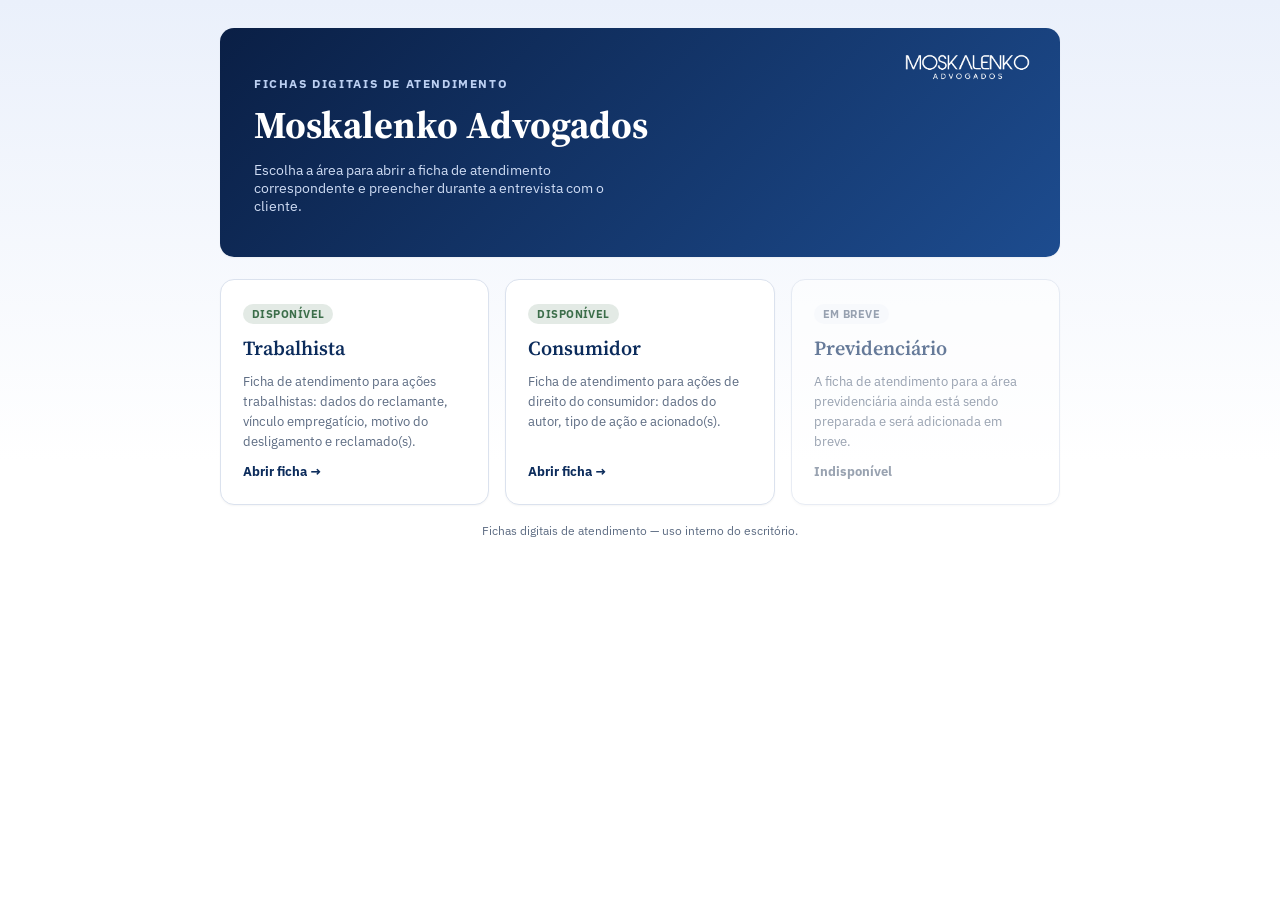
<file: index.html>
<!doctype html>
<html lang="pt-BR">
<head>
  <meta charset="UTF-8">
  <meta name="viewport" content="width=device-width, initial-scale=1.0">
  <title>Fichas de Atendimento — Moskalenko Advogados</title>
  <meta name="description" content="Fichas digitais de atendimento do escritório Moskalenko Advogados.">
  <link rel="icon" href="data:,">
  <link rel="stylesheet" href="https://fonts.googleapis.com/css2?family=Source+Serif+4:opsz,wght@8..60,400;8..60,600;8..60,700&family=IBM+Plex+Sans:wght@400;500;600;700&display=swap">
  <link rel="stylesheet" href="style.css">
</head>
<body class="home">

  <div class="wrap">

    <div class="home-hero">
      <img class="brand-logo" src="assets/logo-white.png" alt="Moskalenko Advogados">
      <p class="eyebrow">Fichas digitais de atendimento</p>
      <h1>Moskalenko Advogados</h1>
      <p class="sub">Escolha a área para abrir a ficha de atendimento correspondente e preencher durante a entrevista com o cliente.</p>
    </div>

    <div class="card-grid">

      <a class="practice-card" href="ficha-trabalhista.html">
        <span class="practice-tag">Disponível</span>
        <h2>Trabalhista</h2>
        <p>Ficha de atendimento para ações trabalhistas: dados do reclamante, vínculo empregatício, motivo do desligamento e reclamado(s).</p>
        <span class="practice-cta">Abrir ficha →</span>
      </a>

      <a class="practice-card" href="ficha-consumidor.html">
        <span class="practice-tag">Disponível</span>
        <h2>Consumidor</h2>
        <p>Ficha de atendimento para ações de direito do consumidor: dados do autor, tipo de ação e acionado(s).</p>
        <span class="practice-cta">Abrir ficha →</span>
      </a>

      <div class="practice-card is-disabled">
        <span class="practice-tag practice-tag-soon">Em breve</span>
        <h2>Previdenciário</h2>
        <p>A ficha de atendimento para a área previdenciária ainda está sendo preparada e será adicionada em breve.</p>
        <span class="practice-cta practice-cta-disabled">Indisponível</span>
      </div>

    </div>

    <p class="footer-note">Fichas digitais de atendimento — uso interno do escritório.</p>
  </div>

</body>
</html>
</file>
<file: style.css>
:root{
  --paper:#ffffff;
  --panel:#ffffff;
  --ink:#0f1b2d;
  --ink-soft:#5c6b82;
  --line:#dbe2ee;
  --line-soft:#eaeff6;
  --accent:#0c2c5c;
  --accent-ink:#0c2c5c;
  --accent-soft:#eaf0fb;
  --field-bg:#f7f9fc;
  --focus:#0c2c5c;
  --danger:#9c3b2e;
  --ok:#3c6e4a;
  --grad-1:#0a1f45;
  --grad-2:#1d4c8f;
}
@media (prefers-color-scheme: dark){
  :root:not([data-theme="light"]){
    --paper:#0b1220;
    --panel:#111a2e;
    --ink:#e9edf6;
    --ink-soft:#9fb0c9;
    --line:#233252;
    --line-soft:#182240;
    --accent:#6f9be0;
    --accent-ink:#a9c4ef;
    --accent-soft:#16233d;
    --field-bg:#0f1830;
    --focus:#6f9be0;
    --danger:#e08674;
    --ok:#8fc79f;
    --grad-1:#050e22;
    --grad-2:#173a72;
  }
}
:root[data-theme="dark"]{
  --paper:#0b1220;
  --panel:#111a2e;
  --ink:#e9edf6;
  --ink-soft:#9fb0c9;
  --line:#233252;
  --line-soft:#182240;
  --accent:#6f9be0;
  --accent-ink:#a9c4ef;
  --accent-soft:#16233d;
  --field-bg:#0f1830;
  --focus:#6f9be0;
  --danger:#e08674;
  --ok:#8fc79f;
  --grad-1:#050e22;
  --grad-2:#173a72;
}

*, *::before, *::after { box-sizing: border-box; }
html, body { margin: 0; padding: 0; }
/* When <html> has no background of its own, the browser paints <body>'s
   background across the whole canvas instead of just body's box — which
   re-triggers body.home's gradient a second time past the end of the
   page's actual content. Giving html a flat background of its own stops
   that propagation, so the gradient below only ever paints once. */
html{ background: var(--paper); }

body{
  background: var(--paper);
  color: var(--ink);
  font-family: "IBM Plex Sans", "Segoe UI", system-ui, sans-serif;
  padding-inline: 16px;
  padding-block: 28px 60px;
  min-height: 100vh;
}
/* Home page only: a soft wash in the brand's navy family behind the hero,
   easing into the plain white/paper background the rest of the page uses —
   a little identity without losing the clean, uncluttered feel. */
body.home{
  background: linear-gradient(180deg, var(--accent-soft) 0%, var(--paper) 460px);
}

.wrap{
  max-width: 840px;
  margin: 0 auto;
}

/* ---------- Back link ---------- */
.back-link{
  display:inline-block;
  font-size: 13px;
  font-weight: 600;
  color: var(--ink-soft);
  text-decoration: none;
  margin-bottom: 16px;
}
.back-link:hover{ color: var(--accent-ink); }

/* ---------- Home hero ---------- */
.home-hero{
  position: relative;
  padding: 48px 34px 42px;
  background: linear-gradient(135deg, var(--grad-1), var(--grad-2));
  color: #f5f8ff;
  border-radius: 14px;
  margin-bottom: 22px;
  box-shadow: 0 1px 2px rgba(0,0,0,.04);
}
.home-hero .brand-logo{
  position: absolute;
  top: 26px;
  right: 30px;
  height: 26px;
  width: auto;
}
@media (max-width: 560px){
  .home-hero .brand-logo{ position: static; display:block; margin-bottom: 16px; height: 20px; }
}
.home-hero .eyebrow{
  font-size: 11.5px;
  letter-spacing: .14em;
  text-transform: uppercase;
  color: #bcd0f2;
  font-weight: 700;
  margin: 0 0 8px;
}
.home-hero h1{
  font-family: "Source Serif 4", Georgia, "Times New Roman", serif;
  font-size: clamp(28px, 4.6vw, 38px);
  margin: 0 0 10px;
  text-wrap: balance;
  color: #ffffff;
}
.home-hero .sub{
  color: #cfdcf4;
  font-size: 14px;
  margin: 0;
  max-width: 46ch;
}

/* ---------- Practice cards ---------- */
.card-grid{
  display:grid;
  grid-template-columns: repeat(3, 1fr);
  gap: 16px;
}
@media (max-width: 720px){
  .card-grid{ grid-template-columns: 1fr; }
}
.practice-card{
  display:flex;
  flex-direction: column;
  gap: 10px;
  background: var(--panel);
  border: 1px solid var(--line);
  border-radius: 14px;
  padding: 24px 22px;
  text-decoration: none;
  color: inherit;
  box-shadow: 0 1px 2px rgba(0,0,0,.04);
  transition: border-color .15s ease, transform .1s ease;
}
.practice-card:not(.is-disabled):hover{
  border-color: var(--accent);
  transform: translateY(-2px);
}
.practice-card h2{
  font-family: "Source Serif 4", Georgia, serif;
  font-size: 20px;
  font-weight: 600;
  margin: 0;
  color: var(--accent-ink);
}
.practice-card p{
  font-size: 13px;
  line-height: 1.55;
  color: var(--ink-soft);
  margin: 0;
  flex: 1;
}
.practice-tag{
  align-self: flex-start;
  font-size: 11px;
  font-weight: 700;
  letter-spacing: .04em;
  text-transform: uppercase;
  padding: 3px 9px;
  border-radius: 100px;
  color: var(--ok);
  background: color-mix(in srgb, var(--ok) 14%, transparent);
}
.practice-tag-soon{
  color: var(--ink-soft);
  background: var(--field-bg);
}
.practice-cta{
  font-size: 13px;
  font-weight: 700;
  color: var(--accent-ink);
}
.practice-card.is-disabled{
  opacity: .62;
  cursor: default;
}
.practice-cta-disabled{
  color: var(--ink-soft);
}

/* ---------- Toolbar ---------- */
.toolbar{
  display:flex;
  flex-wrap:wrap;
  gap:10px;
  align-items:center;
  margin-bottom: 20px;
}
/* status-pill's text changes length constantly while typing (autosave
   messages, "Preenchendo…", etc). It used to sit in a justify-content:
   space-between row, so every length change reflowed the toolbar buttons
   sideways and shifted the whole document below — the "tela se mexendo"
   bug. Fixing it to grow/shrink within its own flex slot and truncating
   its text instead keeps the toolbar's footprint constant regardless of
   what the status text says. */
.status-pill{ flex: 1 1 180px; min-width: 0; }
#statusText{
  display:block;
  overflow:hidden;
  text-overflow:ellipsis;
  white-space:nowrap;
}
.toolbar-actions{
  display:flex; gap:8px; flex-wrap:wrap; align-items:center;
  flex: 0 0 auto;
  margin-left:auto;
}
button{
  font-family:inherit;
  font-size: 13.5px;
  font-weight: 600;
  padding: 9px 16px;
  border-radius: 7px;
  border: 1px solid var(--line);
  background: var(--panel);
  color: var(--ink);
  cursor: pointer;
  transition: background .15s ease, border-color .15s ease, transform .04s ease;
}
button:hover{ border-color: var(--accent); }
button:active{ transform: translateY(1px); }
button[disabled]{ opacity:.6; cursor:default; }
button.primary{
  background: var(--accent);
  color: #ffffff;
  border-color: var(--accent);
}
@media (prefers-color-scheme: dark){
  :root:not([data-theme="light"]) button.primary{ color:#0b1220; }
}
:root[data-theme="dark"] button.primary{ color:#0b1220; }
.status-pill{
  font-size: 12px;
  color: var(--ink-soft);
  display:flex;
  align-items:center;
  gap:6px;
}
.status-dot{
  width:7px; height:7px; border-radius:50%;
  background: var(--ok);
  flex: none;
}
.toast{ font-size: 12.5px; color: var(--ink-soft); }
.toast.error{ color: var(--danger); }
.toast.ok{ color: var(--ok); }

/* ---------- Sheet ---------- */
.sheet{
  background: var(--panel);
  border: 1px solid var(--line);
  border-radius: 14px;
  overflow: hidden;
  box-shadow: 0 1px 2px rgba(0,0,0,.04);
}

.letterhead{
  position: relative;
  padding: 34px 34px 26px;
  background: linear-gradient(135deg, var(--grad-1), var(--grad-2));
  color: #f5f8ff;
}
.letterhead .brand-logo{
  position: absolute;
  top: 24px;
  right: 28px;
  height: 24px;
  width: auto;
}
@media (max-width: 560px){
  .letterhead .brand-logo{ position: static; display:block; margin-bottom: 14px; height: 20px; }
}
.letterhead .eyebrow{
  font-size: 11.5px;
  letter-spacing: .14em;
  text-transform: uppercase;
  color: #bcd0f2;
  font-weight: 700;
  margin: 0 0 6px;
}
.letterhead h1{
  font-family: "Source Serif 4", Georgia, "Times New Roman", serif;
  font-size: clamp(26px, 4.2vw, 34px);
  margin: 0 0 6px;
  text-wrap: balance;
  color: #ffffff;
}
.letterhead .sub{
  color: #cfdcf4;
  font-size: 13.5px;
  margin: 0;
}
.letterhead .areas{
  display:flex; gap:8px; margin-top:16px; flex-wrap:wrap;
}
.tag{
  font-size: 11.5px;
  font-weight: 600;
  letter-spacing: .03em;
  padding: 4px 10px;
  border-radius: 100px;
  border: 1px solid rgba(255,255,255,.28);
  color: #eaf0fd;
  background: rgba(255,255,255,.08);
}

form{ padding: 6px 34px 34px; }

section.block{
  padding-top: 26px;
}
section.block + section.block{
  border-top: 1px solid var(--line-soft);
}
.block h2{
  font-family: "Source Serif 4", Georgia, serif;
  font-size: 17px;
  font-weight: 600;
  margin: 0 0 3px;
  color: var(--accent-ink);
}
.block .block-note{
  font-size: 12.5px;
  color: var(--ink-soft);
  margin: 0 0 16px;
}

.grid{
  display:grid;
  gap: 14px 16px;
}
.grid.cols-2{ grid-template-columns: 1fr 1fr; }
.grid.cols-3{ grid-template-columns: 1.1fr .7fr 1fr; }
.grid.cols-4{ grid-template-columns: 1fr 1fr 1fr 1fr; }
@media (max-width: 620px){
  .grid.cols-2, .grid.cols-3, .grid.cols-4{ grid-template-columns: 1fr; }
}

.field{ display:flex; flex-direction:column; gap:5px; min-width:0; }
.field.span-2{ grid-column: span 2; }
@media (max-width: 620px){ .field.span-2{ grid-column: span 1; } }

label{
  font-size: 11.5px;
  font-weight: 700;
  letter-spacing: .04em;
  text-transform: uppercase;
  color: var(--ink-soft);
}

input[type="text"], input[type="email"], input[type="tel"], input[type="date"], textarea{
  font-family: inherit;
  font-size: 14.5px;
  color: var(--ink);
  background: var(--field-bg);
  border: 1px solid var(--line);
  border-radius: 8px;
  padding: 9px 11px;
  width: 100%;
  min-width: 0;
}
input::placeholder, textarea::placeholder{ color: var(--ink-soft); opacity:.6; }
input:focus, textarea:focus{
  outline: 2px solid var(--focus);
  outline-offset: 1px;
  border-color: var(--focus);
}

textarea{ resize: vertical; line-height: 1.55; font-family: inherit; }
#descricaoFatica{ min-height: 220px; }
#outros{ min-height: 60px; }

/* Motivo do desligamento */
.radio-grid{
  display:grid;
  grid-template-columns: 1fr 1fr;
  gap: 10px 16px;
}
@media (max-width: 620px){ .radio-grid{ grid-template-columns: 1fr; } }
.radio-option{
  display:flex;
  align-items:center;
  gap:9px;
  border: 1px solid var(--line);
  background: var(--field-bg);
  border-radius: 8px;
  padding: 10px 12px;
  cursor: pointer;
  font-size: 14px;
}
.radio-option:has(input:checked){
  border-color: var(--accent);
  background: var(--accent-soft);
}
.radio-option input{ accent-color: var(--accent); width:16px; height:16px; flex:none; }

.reclamado-card{
  border: 1px solid var(--line);
  border-radius: 10px;
  padding: 16px;
  background: var(--field-bg);
}
.reclamado-card + .reclamado-card{ margin-top: 14px; }
.reclamado-card .card-title{
  font-size: 12px;
  font-weight: 700;
  text-transform: uppercase;
  letter-spacing: .05em;
  color: var(--accent-ink);
  margin: 0 0 12px;
}

.obs-box{
  margin-top: 26px;
  border: 1px dashed var(--accent);
  border-radius: 10px;
  padding: 14px 16px;
  background: var(--accent-soft);
  font-size: 13px;
  line-height: 1.6;
  color: var(--ink);
}
.obs-box strong{ color: var(--accent-ink); }

.footer-note{
  text-align:center;
  font-size:12px;
  color: var(--ink-soft);
  margin-top: 18px;
}
</file>
